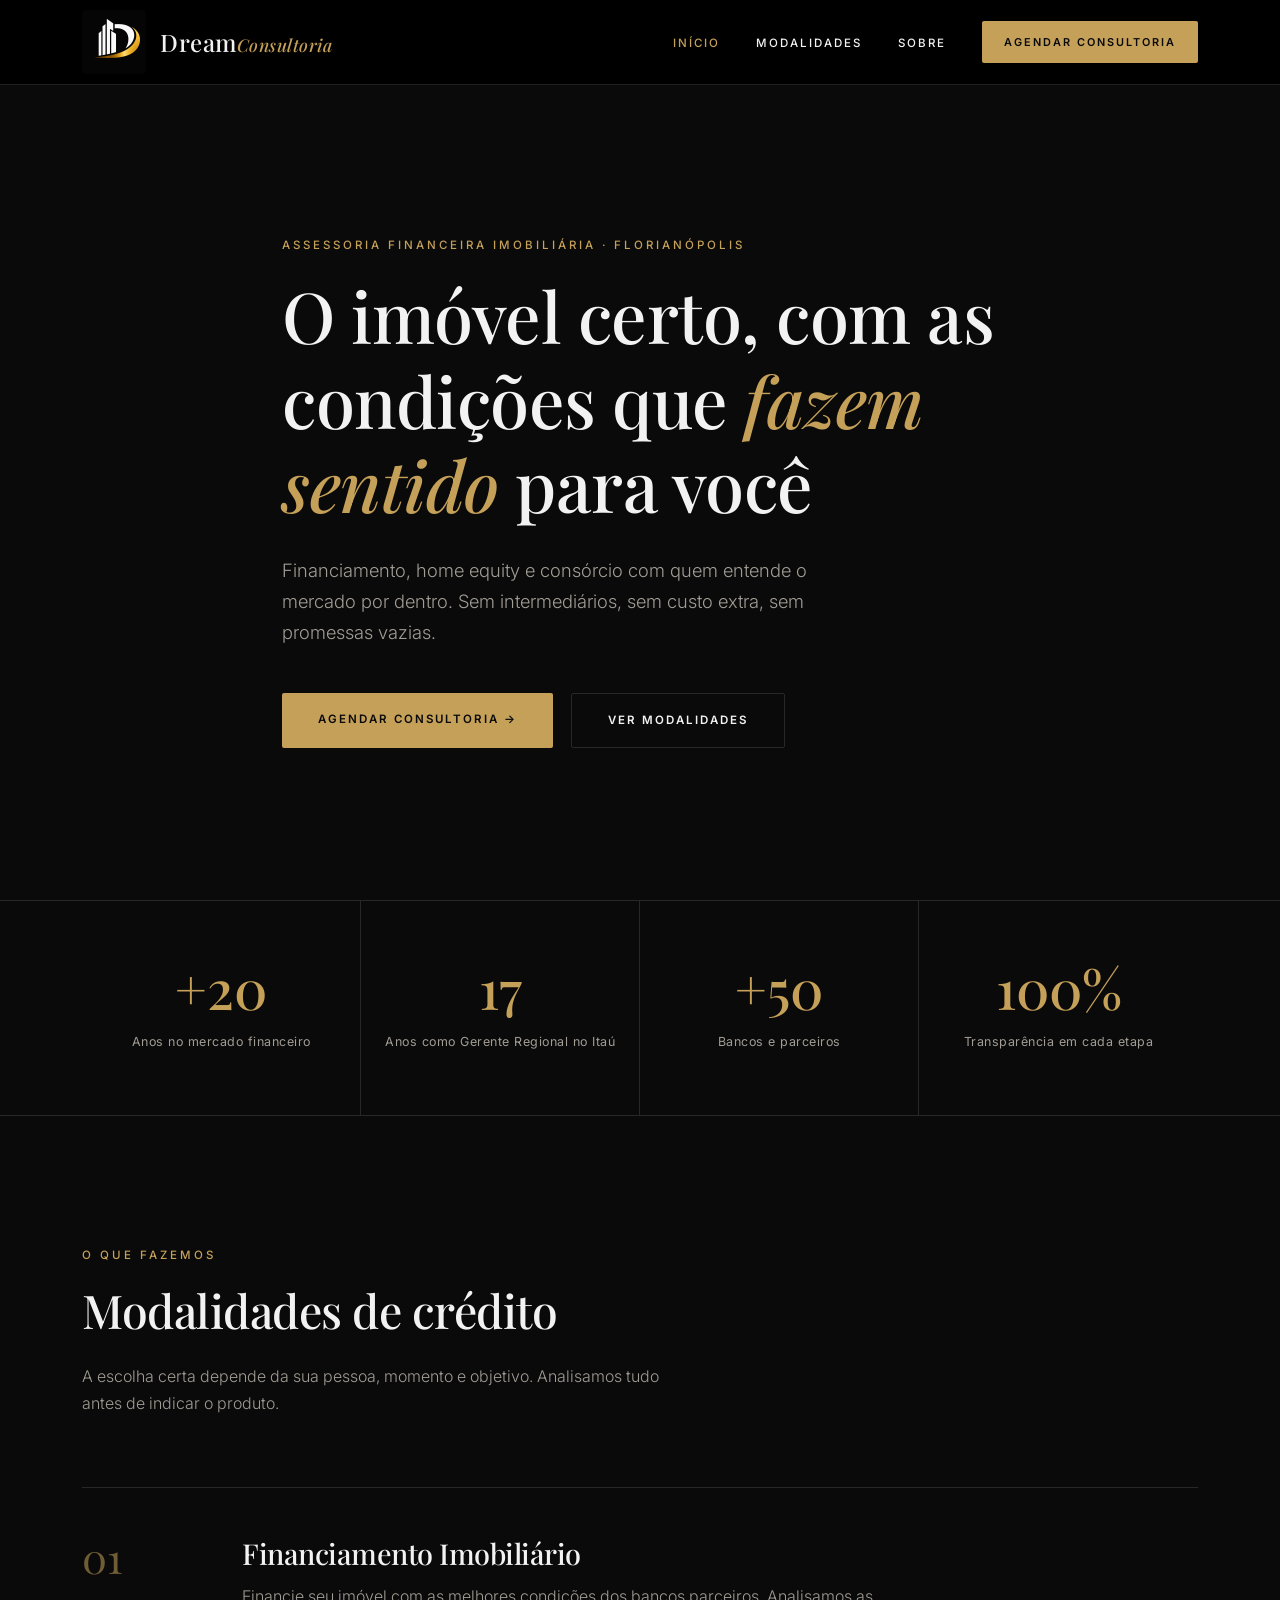
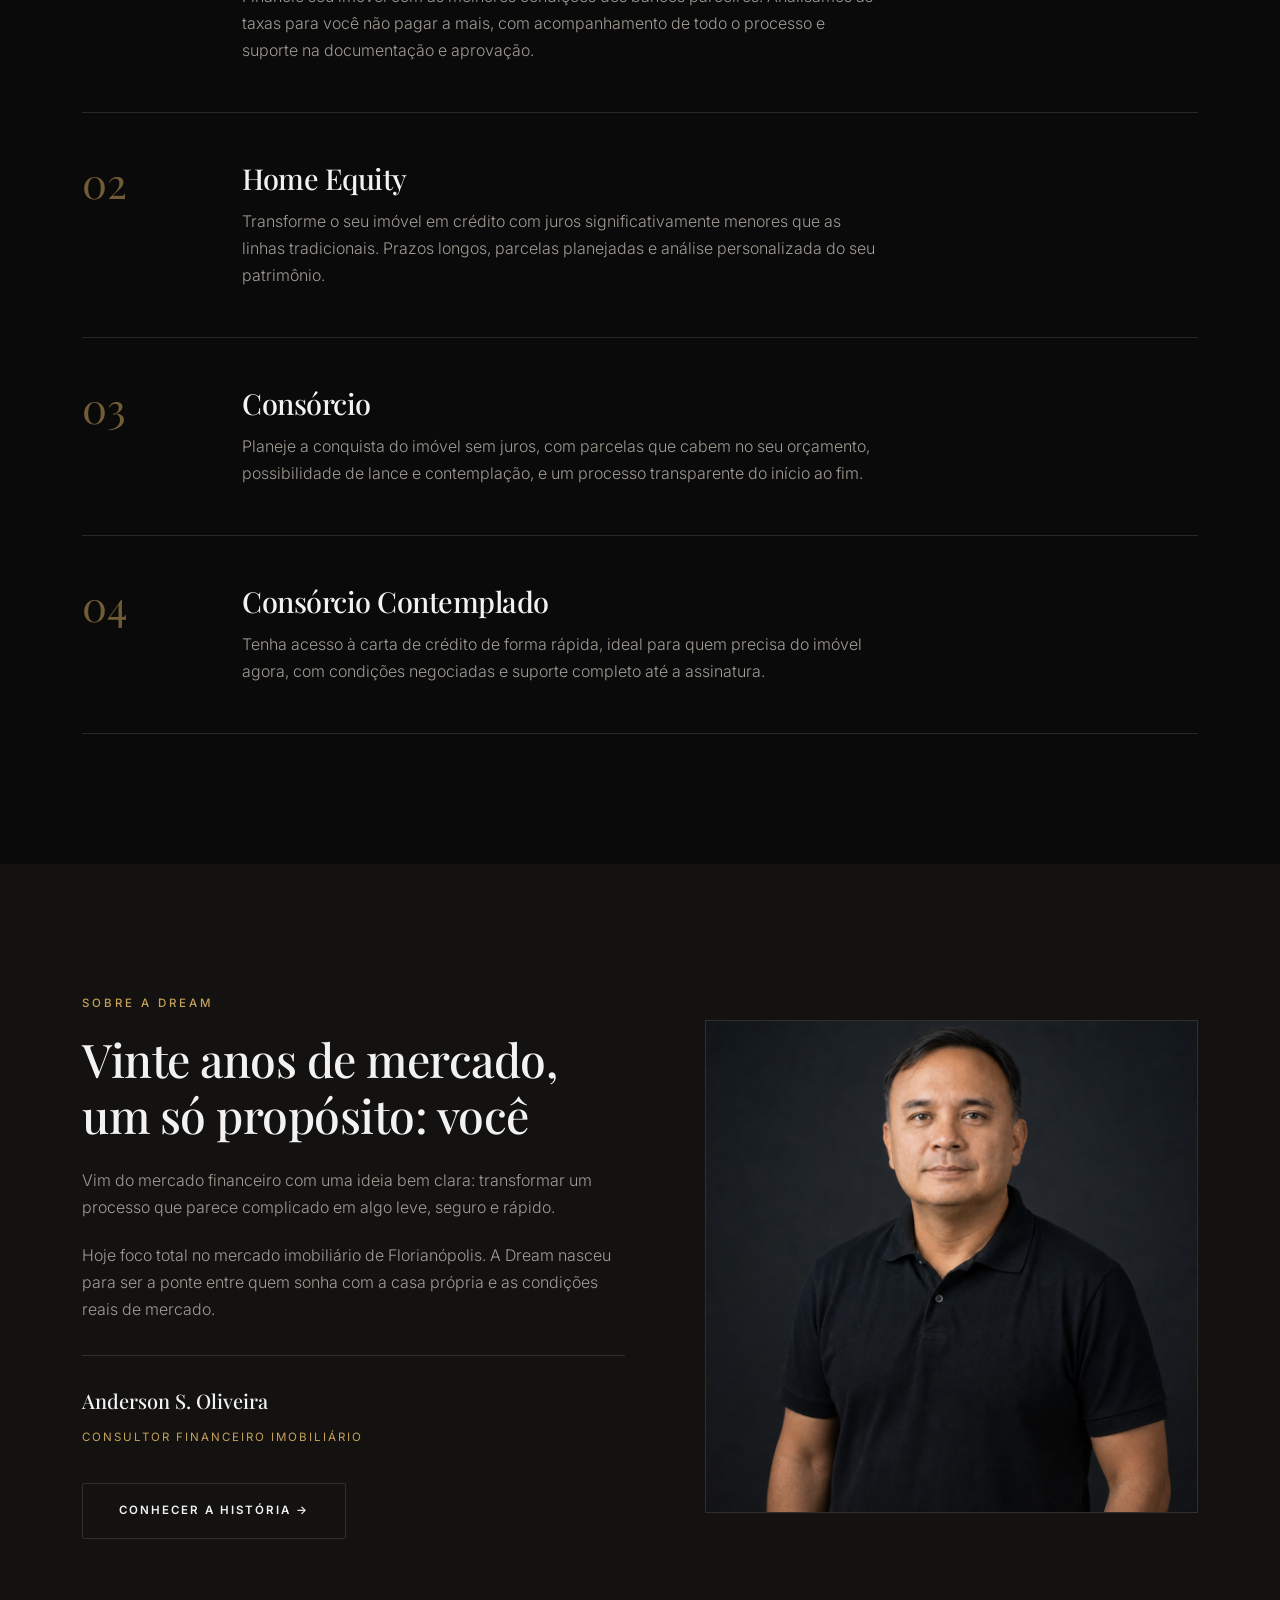
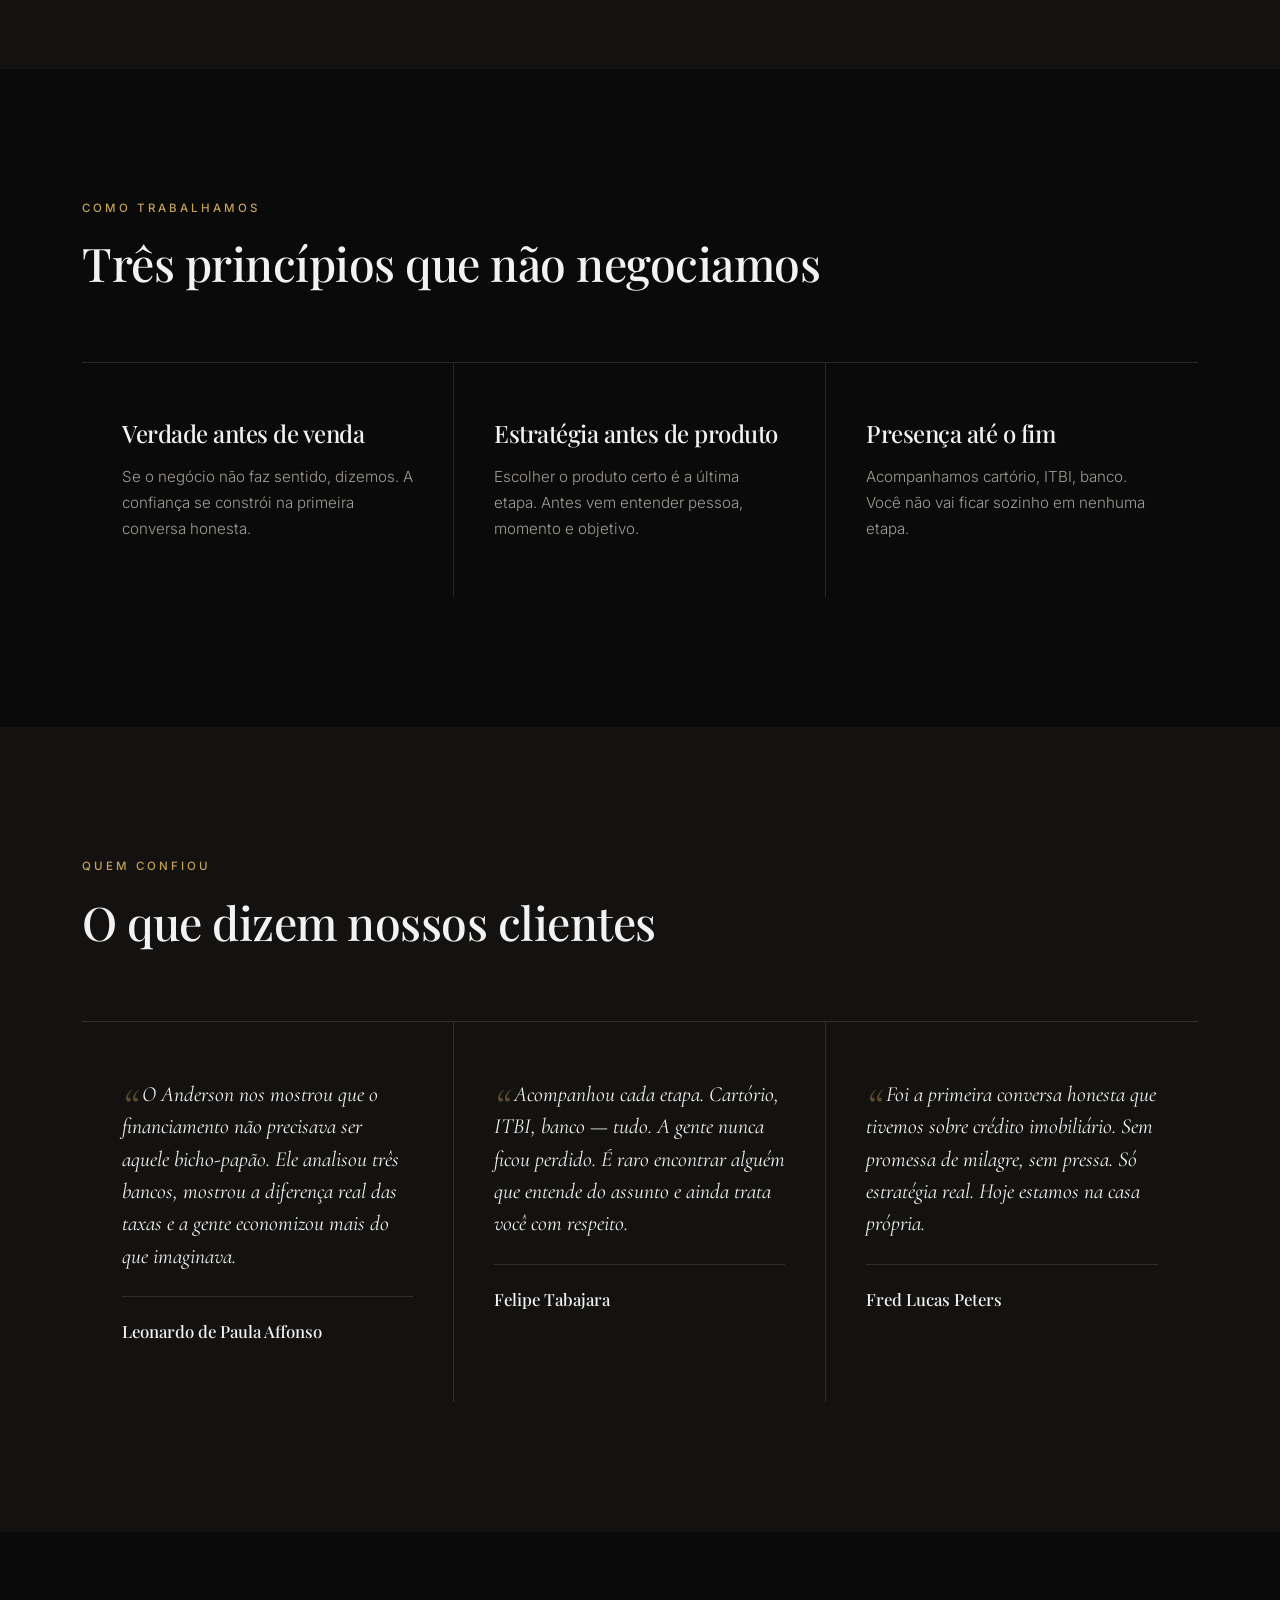
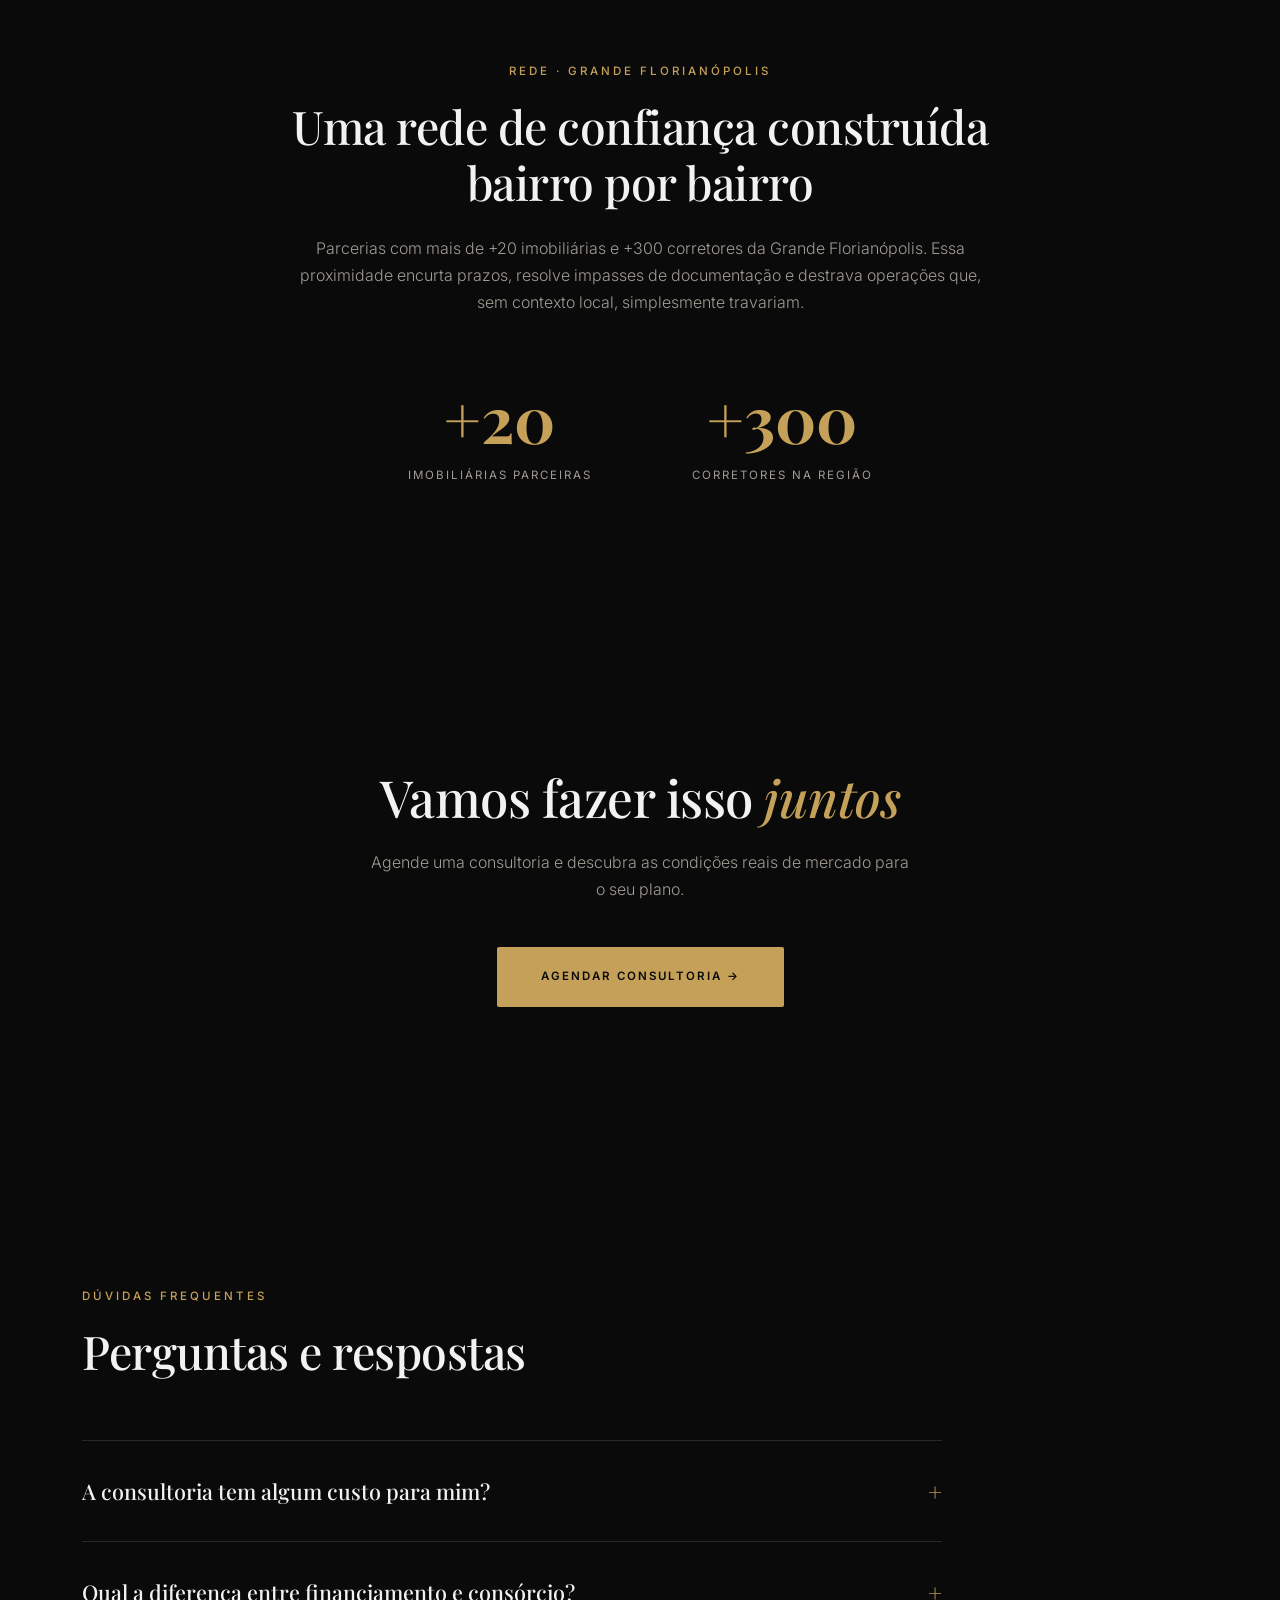
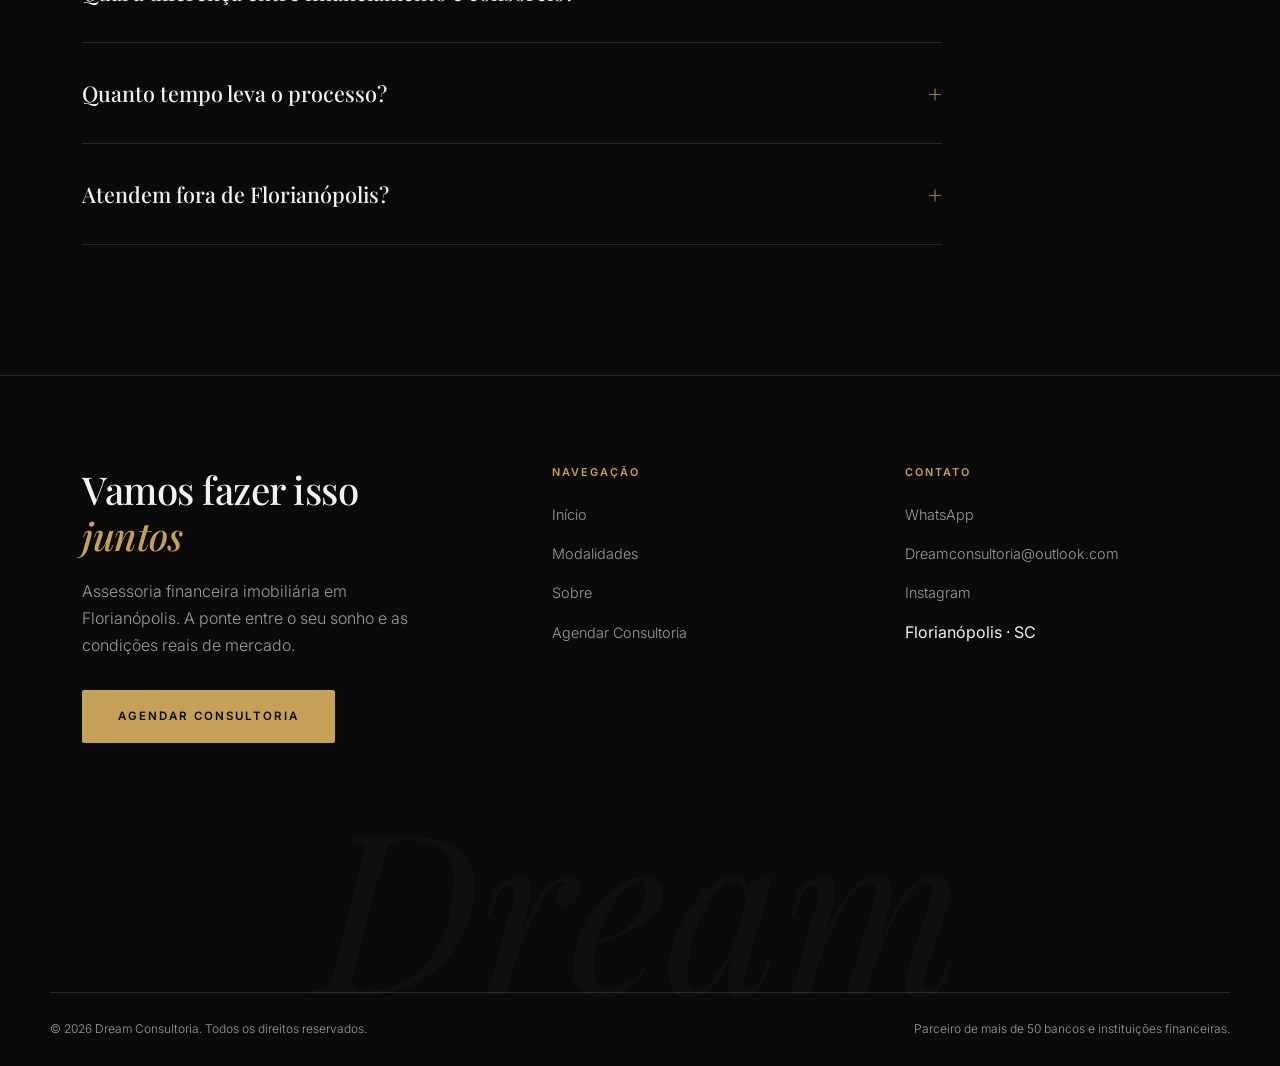
<file: index.html>
<!DOCTYPE html>
<html lang="pt-br">
<head>
    <meta name="facebook-domain-verification" content="vi1djsjwv1dfoh3papaoc2idmapt5t" />
    <meta charset="UTF-8">
    <meta name="viewport" content="width=device-width, initial-scale=1.0">
    <title>Dream Consultoria | Crédito Imobiliário em Florianópolis</title>
    <link rel="preconnect" href="https://fonts.googleapis.com">
    <link rel="preconnect" href="https://fonts.gstatic.com" crossorigin>
    <link href="https://fonts.googleapis.com/css2?family=Playfair+Display:ital,wght@0,400;0,500;0,600;1,400;1,500&family=Cormorant+Garamond:ital,wght@0,400;0,500;1,400;1,500&family=Inter:wght@300;400;500;600&display=swap" rel="stylesheet">
    <link rel="stylesheet" href="style.css">
</head>
<body>

    <header class="header" id="header">
        <div class="container header-inner">
            <a href="index.html" class="logo">
                <!-- 🖼️ NOVA LOGO (maior e centralizada no fundo preto) -->
                <img src="logodream.png" alt="Dream Consultoria">
                <span class="logo-text">Dream<span class="logo-gold">Consultoria</span></span>
            </a>
            <button class="menu-toggle" id="menuToggle" aria-label="Abrir menu">☰</button>
            <nav class="nav" id="nav">
                <ul class="nav-list">
                    <li><a href="index.html" class="active">Início</a></li>
                    <li><a href="modalidades.html">Modalidades</a></li>
                    <li><a href="sobre.html">Sobre</a></li>
                    <li><a href="agendar.html" class="btn btn-nav">Agendar Consultoria</a></li>
                </ul>
            </nav>
        </div>
    </header>

    <section class="hero">
        <div class="container hero-content">
            <span class="label">Assessoria Financeira Imobiliária · Florianópolis</span>
            <h1>O imóvel certo, com as condições que <em>fazem sentido</em> para você</h1>
            <p class="hero-sub">Financiamento, home equity e consórcio com quem entende o mercado por dentro. Sem intermediários, sem custo extra, sem promessas vazias.</p>
            <div class="hero-actions">
                <a href="agendar.html" class="btn">Agendar consultoria →</a>
                <a href="modalidades.html" class="btn btn-outline">Ver modalidades</a>
            </div>
        </div>
    </section>

    <section class="metrics">
        <div class="container">
            <div class="metrics-grid">
                <div class="metric"><strong>+20</strong><span>Anos no mercado financeiro</span></div>
                <div class="metric"><strong>17</strong><span>Anos como Gerente Regional no Itaú</span></div>
                <div class="metric"><strong>+50</strong><span>Bancos e parceiros</span></div>
                <div class="metric"><strong>100%</strong><span>Transparência em cada etapa</span></div>
            </div>
        </div>
    </section>

    <section class="section section-modalidades" id="modalidades">
        <div class="container">
            <span class="label">O que fazemos</span>
            <h2 class="section-title">Modalidades de crédito</h2>
            <p class="section-sub">A escolha certa depende da sua pessoa, momento e objetivo. Analisamos tudo antes de indicar o produto.</p>
            <div class="modalidades-lista">
                <div class="modalidade"><span class="num">01</span><div><h3>Financiamento Imobiliário</h3><p>Financie seu imóvel com as melhores condições dos bancos parceiros. Analisamos as taxas para você não pagar a mais, com acompanhamento de todo o processo e suporte na documentação e aprovação.</p></div></div>
                <div class="modalidade"><span class="num">02</span><div><h3>Home Equity</h3><p>Transforme o seu imóvel em crédito com juros significativamente menores que as linhas tradicionais. Prazos longos, parcelas planejadas e análise personalizada do seu patrimônio.</p></div></div>
                <div class="modalidade"><span class="num">03</span><div><h3>Consórcio</h3><p>Planeje a conquista do imóvel sem juros, com parcelas que cabem no seu orçamento, possibilidade de lance e contemplação, e um processo transparente do início ao fim.</p></div></div>
                <div class="modalidade"><span class="num">04</span><div><h3>Consórcio Contemplado</h3><p>Tenha acesso à carta de crédito de forma rápida, ideal para quem precisa do imóvel agora, com condições negociadas e suporte completo até a assinatura.</p></div></div>
            </div>
        </div>
    </section>

    <section class="section section-dark" id="sobre">
        <div class="container split">
            <div class="split-text">
                <span class="label">Sobre a Dream</span>
                <h2 class="section-title">Vinte anos de mercado, um só propósito: você</h2>
                <p>Vim do mercado financeiro com uma ideia bem clara: transformar um processo que parece complicado em algo leve, seguro e rápido.</p>
                <p>Hoje foco total no mercado imobiliário de Florianópolis. A Dream nasceu para ser a ponte entre quem sonha com a casa própria e as condições reais de mercado.</p>
                <div class="assinatura"><strong>Anderson S. Oliveira</strong><span>Consultor Financeiro Imobiliário</span></div>
                <a href="sobre.html" class="btn btn-outline" style="margin-top:34px;">Conhecer a história →</a>
            </div>
            <div class="split-image">
                <img src="anderson.S oliveira.png" alt="Anderson S. Oliveira">
            </div>
        </div>
    </section>

    <section class="section">
        <div class="container">
            <span class="label">Como trabalhamos</span>
            <h2 class="section-title" style="margin-bottom:70px;">Três princípios que não negociamos</h2>
            <div class="principios">
                <div class="principio"><h3>Verdade antes de venda</h3><p>Se o negócio não faz sentido, dizemos. A confiança se constrói na primeira conversa honesta.</p></div>
                <div class="principio"><h3>Estratégia antes de produto</h3><p>Escolher o produto certo é a última etapa. Antes vem entender pessoa, momento e objetivo.</p></div>
                <div class="principio"><h3>Presença até o fim</h3><p>Acompanhamos cartório, ITBI, banco. Você não vai ficar sozinho em nenhuma etapa.</p></div>
            </div>
        </div>
    </section>

    <section class="section section-dark">
        <div class="container">
            <span class="label">Quem confiou</span>
            <h2 class="section-title" style="margin-bottom:70px;">O que dizem nossos clientes</h2>
            <div class="depoimentos-grid">
                <div class="depoimento"><p class="depoimento-texto">O Anderson nos mostrou que o financiamento não precisava ser aquele bicho-papão. Ele analisou três bancos, mostrou a diferença real das taxas e a gente economizou mais do que imaginava.</p><div class="depoimento-autor"><strong>Leonardo de Paula Affonso</strong><span></span></div></div>
                <div class="depoimento"><p class="depoimento-texto">Acompanhou cada etapa. Cartório, ITBI, banco — tudo. A gente nunca ficou perdido. É raro encontrar alguém que entende do assunto e ainda trata você com respeito.</p><div class="depoimento-autor"><strong>Felipe Tabajara</strong><span></span></div></div>
                <div class="depoimento"><p class="depoimento-texto">Foi a primeira conversa honesta que tivemos sobre crédito imobiliário. Sem promessa de milagre, sem pressa. Só estratégia real. Hoje estamos na casa própria.</p><div class="depoimento-autor"><strong>Fred Lucas Peters</strong><span></span></div></div>
            </div>
        </div>
    </section>

    <section class="section rede">
        <div class="container">
            <span class="label">Rede · Grande Florianópolis</span>
            <h2 class="section-title">Uma rede de confiança construída bairro por bairro</h2>
            <p>Parcerias com mais de +20 imobiliárias e +300 corretores da Grande Florianópolis. Essa proximidade encurta prazos, resolve impasses de documentação e destrava operações que, sem contexto local, simplesmente travariam.</p>
            <div class="rede-numeros">
                <div class="rede-numero"><strong>+20</strong><span>Imobiliárias parceiras</span></div>
                <div class="rede-numero"><strong>+300</strong><span>Corretores na região</span></div>
            </div>
        </div>
    </section>

    <section class="cta">
        <div class="container">
            <h2>Vamos fazer isso <em>juntos</em></h2>
            <p>Agende uma consultoria e descubra as condições reais de mercado para o seu plano.</p>
            <a href="agendar.html" class="btn btn-lg">Agendar consultoria →</a>
        </div>
    </section>

    <section class="section">
        <div class="container">
            <span class="label">Dúvidas frequentes</span>
            <h2 class="section-title" style="margin-bottom:60px;">Perguntas e respostas</h2>
            <div class="faq-lista">
                <div class="faq-item"><button class="faq-pergunta">A consultoria tem algum custo para mim?<span class="faq-icon">+</span></button><div class="faq-resposta"><p>Não. A Dream é remunerada pelos bancos e parceiros. Para você, a assessoria é totalmente gratuita e sem custo extra.</p></div></div>
                <div class="faq-item"><button class="faq-pergunta">Qual a diferença entre financiamento e consórcio?<span class="faq-icon">+</span></button><div class="faq-resposta"><p># No Financiamento você consegue adquirir o imóvel rapidamente, você dá uma entrada de no mínimo 20%, financia o saldo e o processo leva de 30 a 60 dias de acordo com a documentação do imóvel, compradores e vendedores. No financiamento você paga juros em torno de 12% ao ano.
#No Consórcio temos:
         - Cartas contempladas - trabalhamos com dezenas de administradoras. Ela funcionariam como o Financiamento levando de 30 a 60 dias, mas precisaria comprar as cartas. O % para a compra das cartas varia de 35 a 50% de acordo com o volume de parcelas pagas, prazo, valor de parcela e saldo devedor. Apesar de ter que comprar a carta, você não paga juros, apenas uma correção das parcelas pelo INCC a cada 12 meses.
        - Cartas a contemplar - trabalhamos com diversas administradoras, temos planos em formação e em andamento com desconto de 50% da parcela até a contemplação, maneiras de acelerar muito a contemplação através de Lances Fixos, Lance Fidelidade, Lance Embutido e Lance Livres. Para que possamos analisar a melhor carta e grupo para você, analisamos as condições financeiras e expectativas de contemplação que o cliente possui.</p></div></div>
                <div class="faq-item"><button class="faq-pergunta">Quanto tempo leva o processo?<span class="faq-icon">+</span></button><div class="faq-resposta"><p>Depende da modalidade e da documentação, mas nossa rede local acelera prazos e resolve impasses rapidamente.</p></div></div>
                <div class="faq-item"><button class="faq-pergunta">Atendem fora de Florianópolis?<span class="faq-icon">+</span></button><div class="faq-resposta"><p>Nosso foco é a Grande Florianópolis, mas podemos avaliar casos de outras regiões conforme a parceria disponível.</p></div></div>
            </div>
        </div>
    </section>

    <footer class="footer">
        <div class="container footer-grid">
            <div class="footer-brand"><h2>Vamos fazer isso <em>juntos</em></h2><p>Assessoria financeira imobiliária em Florianópolis. A ponte entre o seu sonho e as condições reais de mercado.</p>
<a href="https://wa.me/5544991123004?text=Ol%C3%A1!%20Quero%20agendar%20uma%20consultoria%20gratuita%20com%20a%20Dream%20Consultoria."
   class="btn btn-gold"
   target="_blank"
   rel="noopener">
  Agendar Consultoria
</a></div>
            <div class="footer-col"><h4>Navegação</h4><ul><li><a href="index.html">Início</a></li><li><a href="modalidades.html">Modalidades</a></li><li><a href="sobre.html">Sobre</a></li><li><a href="agendar.html">Agendar Consultoria</a></li></ul></div>
            <div class="footer-col"><h4>Contato</h4><ul><li><a href="https://wa.me/5544991123004" target="_blank">WhatsApp</a></li><li><a href="mailto:Dreamconsultoria@outlook.com">Dreamconsultoria@outlook.com</a></li><li><a href="https://www.instagram.com/dream.consultoria/" target="_blank">Instagram</a></li><li>Florianópolis · SC</li></ul></div>
        </div>
        <div class="footer-marca">Dream</div>
        <div class="container footer-bottom"><p>© 2026 Dream Consultoria. Todos os direitos reservados.</p><p>Parceiro de mais de 50 bancos e instituições financeiras.</p></div>
    </footer>

    <script src="script.js"></script>
</body>
</html>
</file>
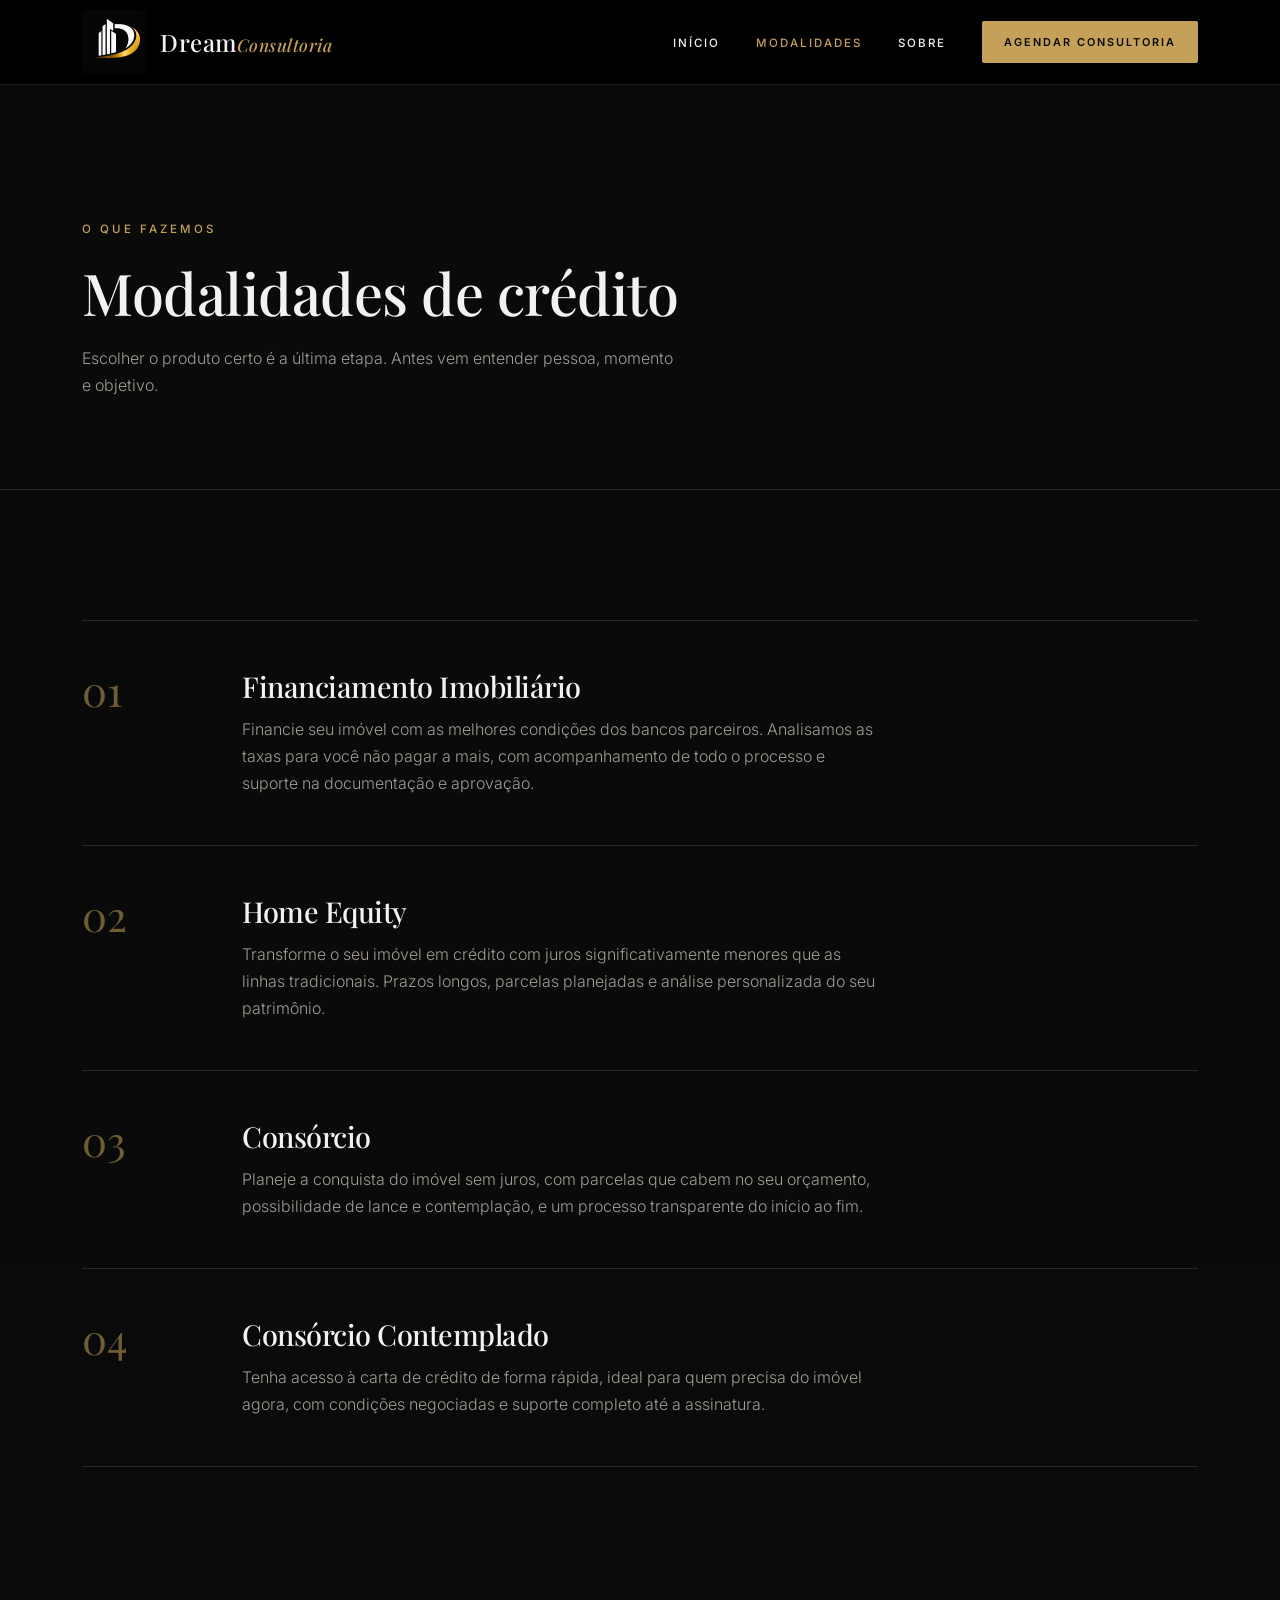
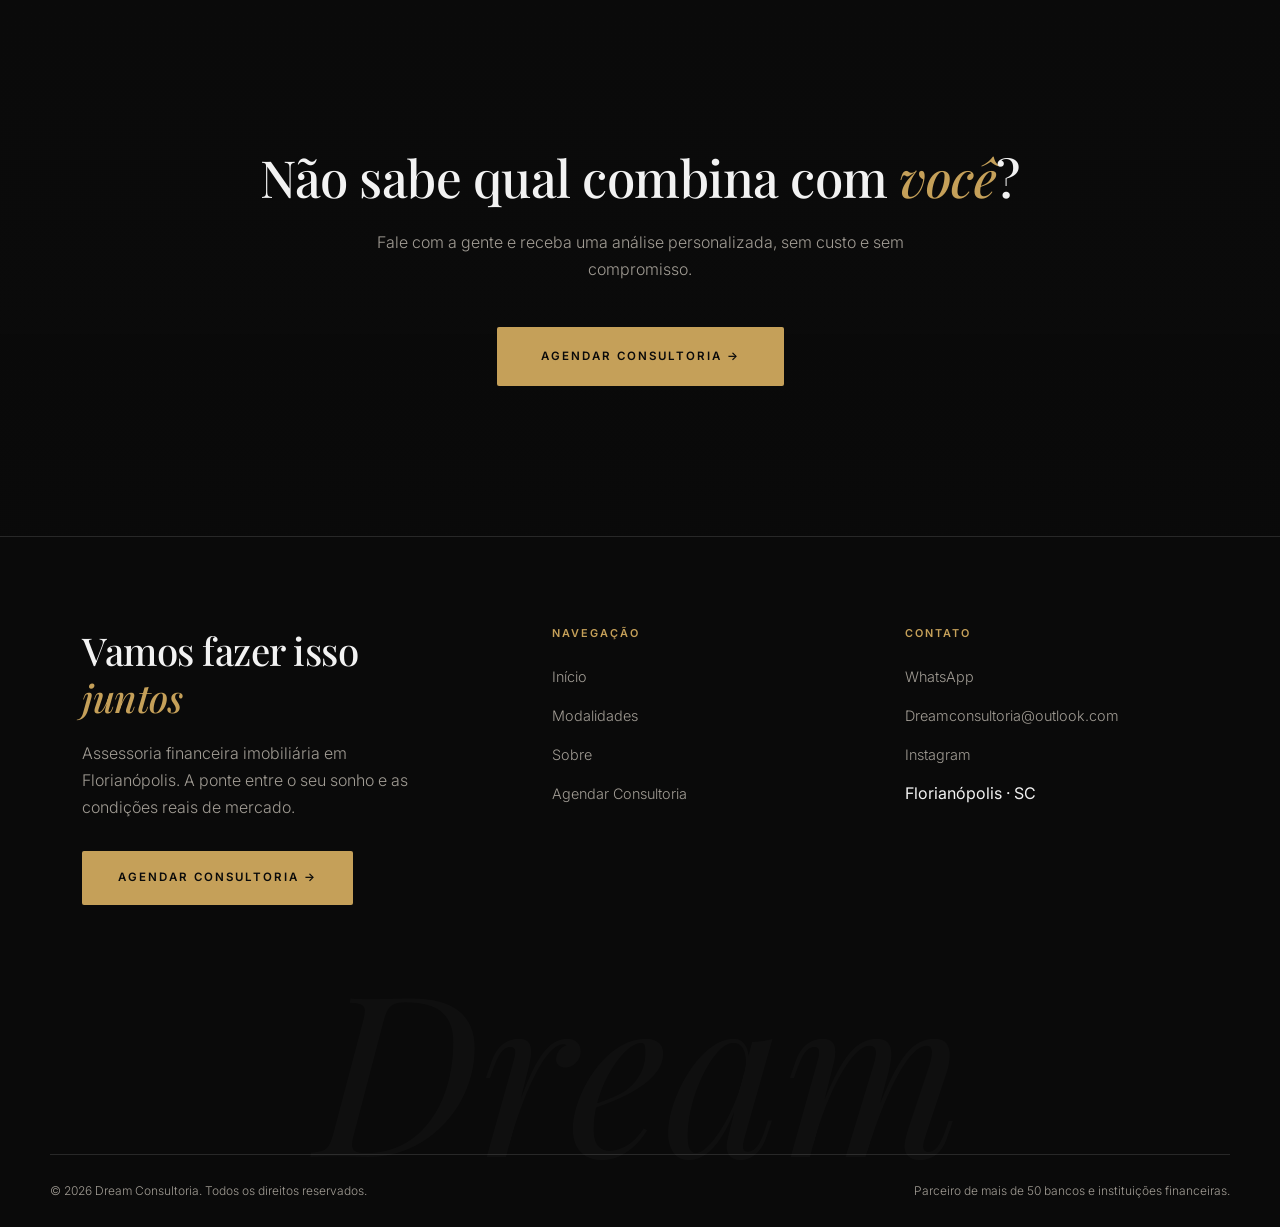
<file: modalidades.html>
<!DOCTYPE html>
<html lang="pt-br">
<head>
    <meta charset="UTF-8">
    <meta name="viewport" content="width=device-width, initial-scale=1.0">
    <title>Modalidades | Dream Consultoria</title>
    <link rel="preconnect" href="https://fonts.googleapis.com">
    <link rel="preconnect" href="https://fonts.gstatic.com" crossorigin>
    <link href="https://fonts.googleapis.com/css2?family=Playfair+Display:ital,wght@0,400;0,500;0,600;1,400;1,500&family=Cormorant+Garamond:ital,wght@0,400;0,500;1,400;1,500&family=Inter:wght@300;400;500;600&display=swap" rel="stylesheet">
    <link rel="stylesheet" href="style.css">
</head>
<body>

    <header class="header" id="header">
        <div class="container header-inner">
            <a href="index.html" class="logo">
                <img src="logodream.png" alt="Dream Consultoria">
                <span class="logo-text">Dream<span class="logo-gold">Consultoria</span></span>
            </a>
            <button class="menu-toggle" id="menuToggle" aria-label="Abrir menu">☰</button>
            <nav class="nav" id="nav">
                <ul class="nav-list">
                    <li><a href="index.html">Início</a></li>
                    <li><a href="modalidades.html" class="active">Modalidades</a></li>
                    <li><a href="sobre.html">Sobre</a></li>
                    <li><a href="agendar.html" class="btn btn-nav">Agendar Consultoria</a></li>
                </ul>
            </nav>
        </div>
    </header>

    <section class="page-hero">
        <div class="container"><span class="label">O que fazemos</span><h1>Modalidades de crédito</h1><p>Escolher o produto certo é a última etapa. Antes vem entender pessoa, momento e objetivo.</p></div>
    </section>

    <section class="section section-modalidades">
        <div class="container">
            <div class="modalidades-lista">
                <div class="modalidade"><span class="num">01</span><div><h3>Financiamento Imobiliário</h3><p>Financie seu imóvel com as melhores condições dos bancos parceiros. Analisamos as taxas para você não pagar a mais, com acompanhamento de todo o processo e suporte na documentação e aprovação.</p></div></div>
                <div class="modalidade"><span class="num">02</span><div><h3>Home Equity</h3><p>Transforme o seu imóvel em crédito com juros significativamente menores que as linhas tradicionais. Prazos longos, parcelas planejadas e análise personalizada do seu patrimônio.</p></div></div>
                <div class="modalidade"><span class="num">03</span><div><h3>Consórcio</h3><p>Planeje a conquista do imóvel sem juros, com parcelas que cabem no seu orçamento, possibilidade de lance e contemplação, e um processo transparente do início ao fim.</p></div></div>
                <div class="modalidade"><span class="num">04</span><div><h3>Consórcio Contemplado</h3><p>Tenha acesso à carta de crédito de forma rápida, ideal para quem precisa do imóvel agora, com condições negociadas e suporte completo até a assinatura.</p></div></div>
            </div>
        </div>
    </section>

    <section class="cta">
        <div class="container"><h2>Não sabe qual combina com <em>você</em>?</h2><p>Fale com a gente e receba uma análise personalizada, sem custo e sem compromisso.</p><a href="agendar.html" class="btn btn-lg">Agendar consultoria →</a></div>
    </section>

    <footer class="footer">
        <div class="container footer-grid">
            <div class="footer-brand"><h2>Vamos fazer isso <em>juntos</em></h2><p>Assessoria financeira imobiliária em Florianópolis. A ponte entre o seu sonho e as condições reais de mercado.</p><a href="agendar.html" class="btn">Agendar consultoria →</a></div>
            <div class="footer-col"><h4>Navegação</h4><ul><li><a href="index.html">Início</a></li><li><a href="modalidades.html">Modalidades</a></li><li><a href="sobre.html">Sobre</a></li><li><a href="agendar.html">Agendar Consultoria</a></li></ul></div>
            <div class="footer-col"><h4>Contato</h4><ul><li><a href="https://wa.me/5544991123004" target="_blank">WhatsApp</a></li><li><a href="mailto:Dreamconsultoria@outlook.com">Dreamconsultoria@outlook.com</a></li><li><a href="https://www.instagram.com/dream.consultoria/" target="_blank">Instagram</a></li><li>Florianópolis · SC</li></ul></div>
        </div>
        <div class="footer-marca">Dream</div>
        <div class="container footer-bottom"><p>© 2026 Dream Consultoria. Todos os direitos reservados.</p><p>Parceiro de mais de 50 bancos e instituições financeiras.</p></div>
    </footer>

    <script src="script.js"></script>
</body>
</html>
</file>
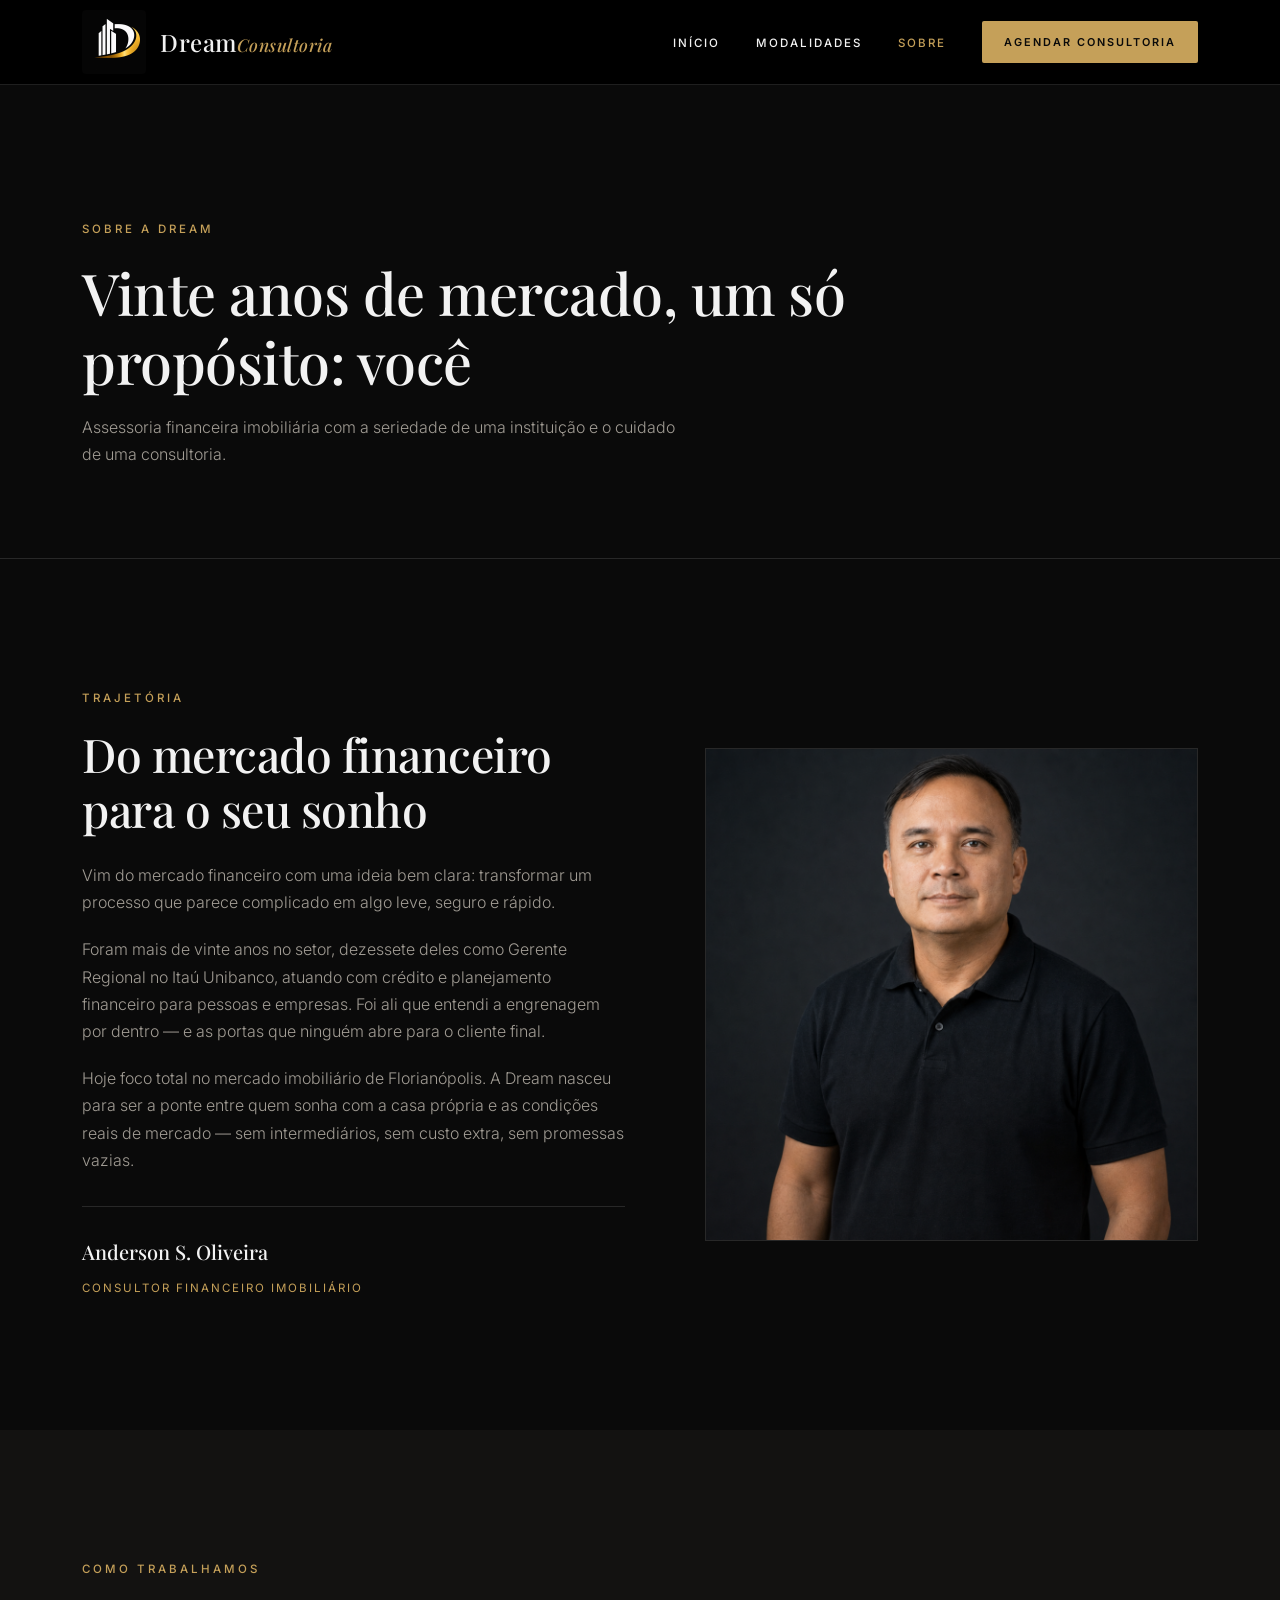
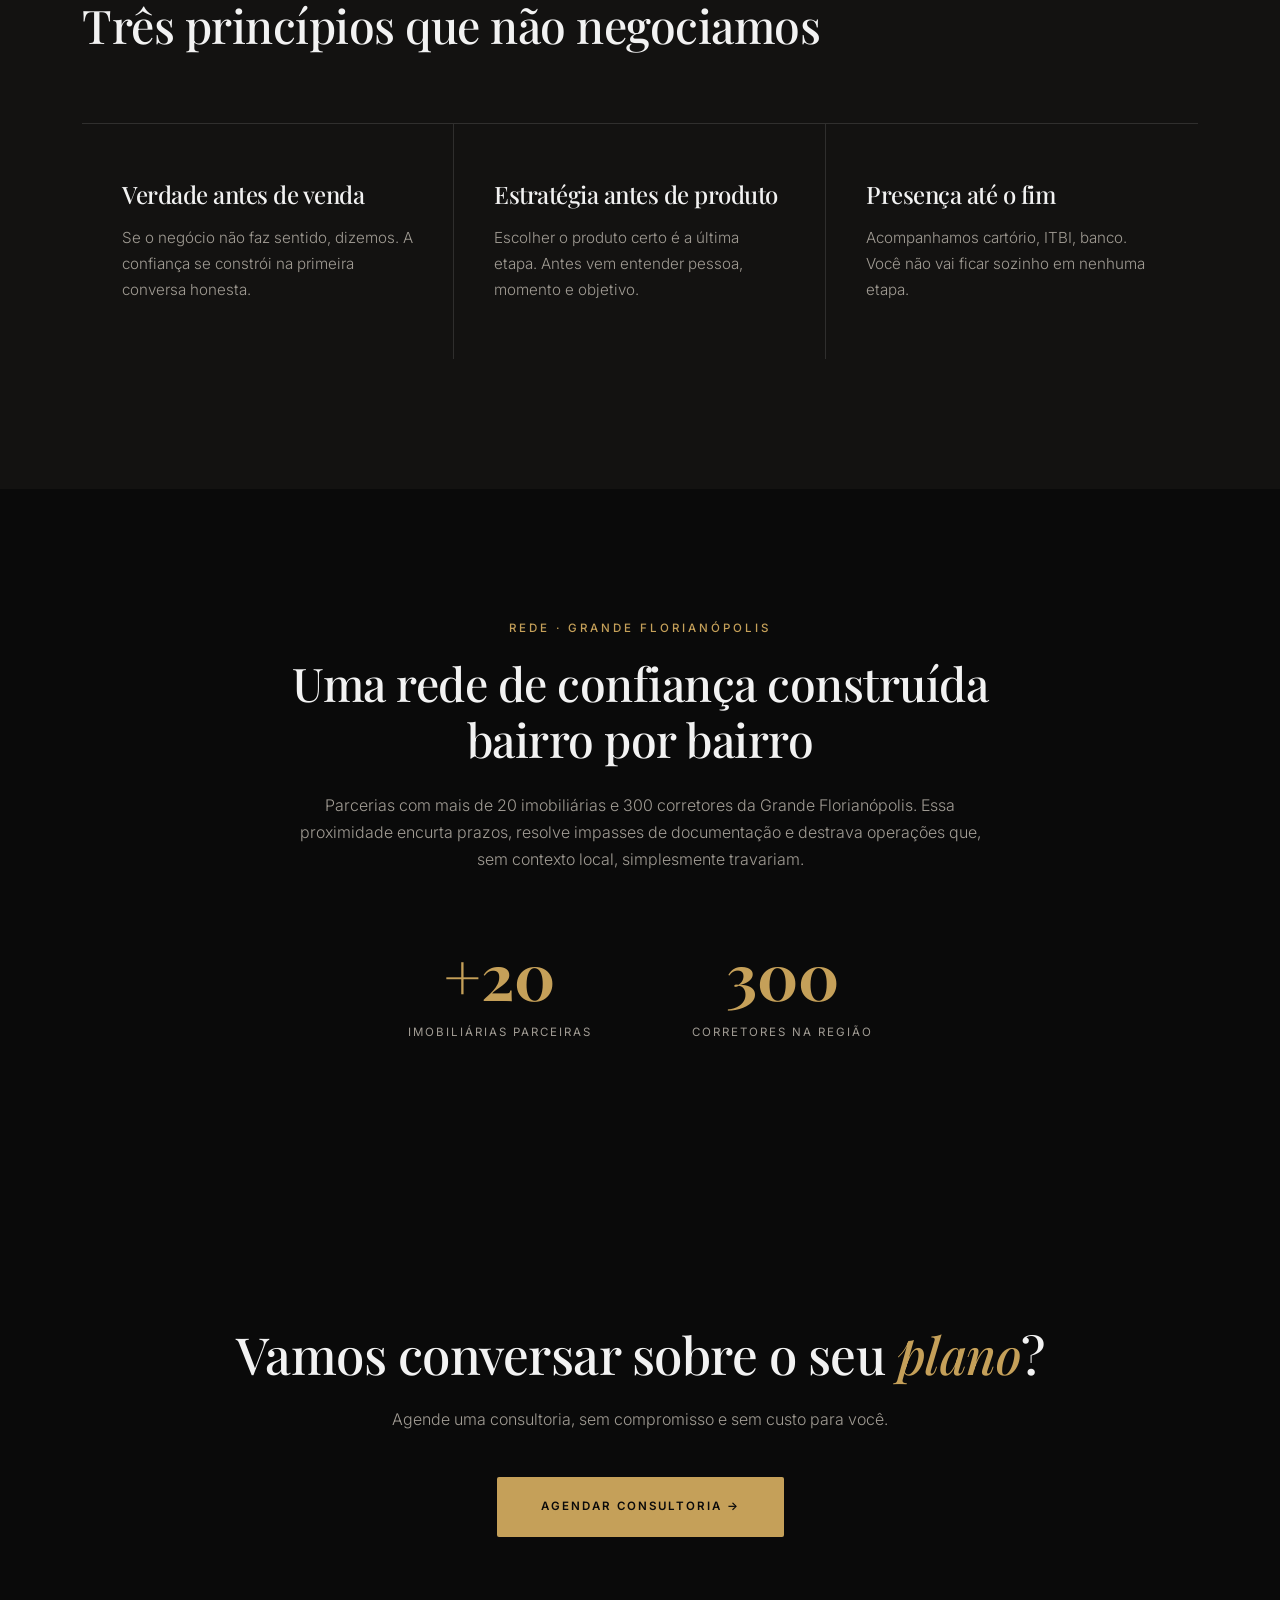
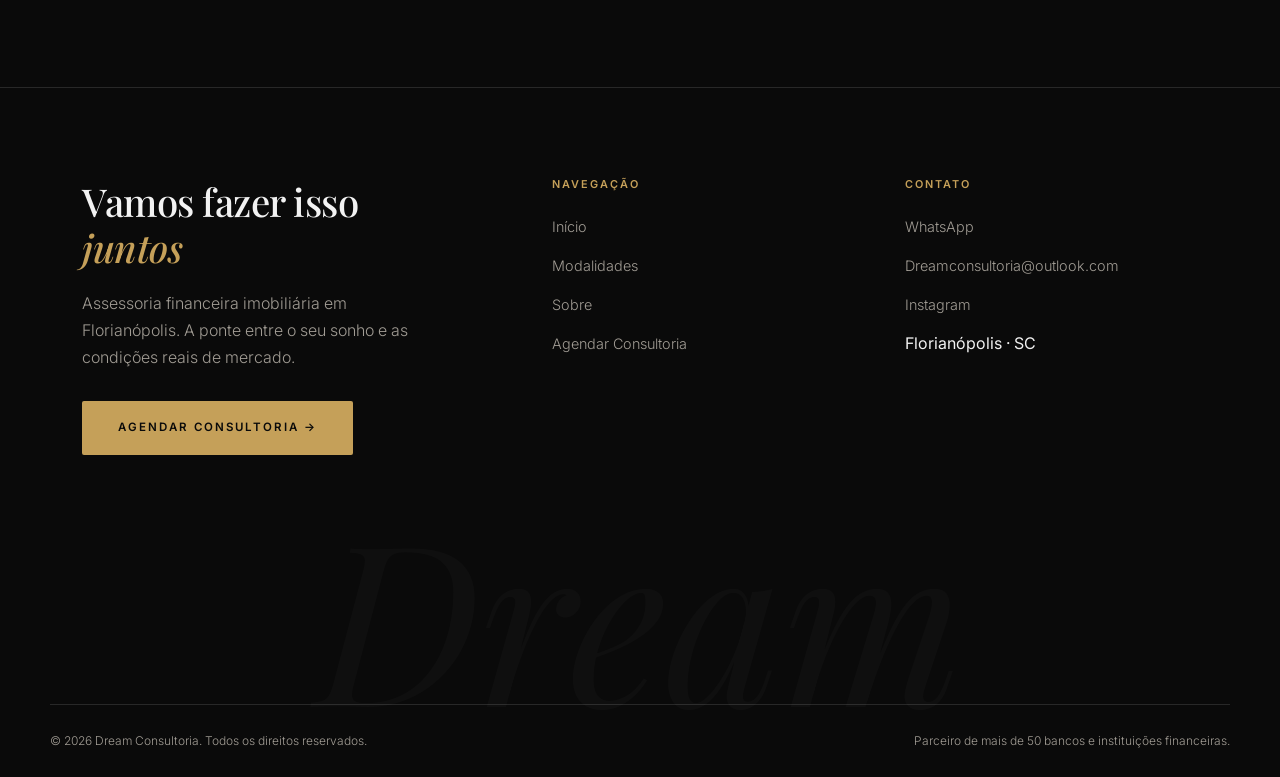
<file: sobre.html>
<!DOCTYPE html>
<html lang="pt-br">
<head>
    <meta charset="UTF-8">
    <meta name="viewport" content="width=device-width, initial-scale=1.0">
    <title>Sobre | Dream Consultoria</title>
    <link rel="preconnect" href="https://fonts.googleapis.com">
    <link rel="preconnect" href="https://fonts.gstatic.com" crossorigin>
    <link href="https://fonts.googleapis.com/css2?family=Playfair+Display:ital,wght@0,400;0,500;0,600;1,400;1,500&family=Cormorant+Garamond:ital,wght@0,400;0,500;1,400;1,500&family=Inter:wght@300;400;500;600&display=swap" rel="stylesheet">
    <link rel="stylesheet" href="style.css">
</head>
<body>

    <header class="header" id="header">
        <div class="container header-inner">
            <a href="index.html" class="logo">
                <img src="logodream.png" alt="Dream Consultoria">
                <span class="logo-text">Dream<span class="logo-gold">Consultoria</span></span>
            </a>
            <button class="menu-toggle" id="menuToggle" aria-label="Abrir menu">☰</button>
            <nav class="nav" id="nav">
                <ul class="nav-list">
                    <li><a href="index.html">Início</a></li>
                    <li><a href="modalidades.html">Modalidades</a></li>
                    <li><a href="sobre.html" class="active">Sobre</a></li>
                    <li><a href="agendar.html" class="btn btn-nav">Agendar Consultoria</a></li>
                </ul>
            </nav>
        </div>
    </header>

    <section class="page-hero">
        <div class="container"><span class="label">Sobre a Dream</span><h1>Vinte anos de mercado, um só propósito: você</h1><p>Assessoria financeira imobiliária com a seriedade de uma instituição e o cuidado de uma consultoria.</p></div>
    </section>

    <section class="section">
        <div class="container split">
            <div class="split-text">
                <span class="label">Trajetória</span>
                <h2 class="section-title">Do mercado financeiro para o seu sonho</h2>
                <p>Vim do mercado financeiro com uma ideia bem clara: transformar um processo que parece complicado em algo leve, seguro e rápido.</p>
                <p>Foram mais de vinte anos no setor, dezessete deles como Gerente Regional no Itaú Unibanco, atuando com crédito e planejamento financeiro para pessoas e empresas. Foi ali que entendi a engrenagem por dentro — e as portas que ninguém abre para o cliente final.</p>
                <p>Hoje foco total no mercado imobiliário de Florianópolis. A Dream nasceu para ser a ponte entre quem sonha com a casa própria e as condições reais de mercado — sem intermediários, sem custo extra, sem promessas vazias.</p>
                <div class="assinatura"><strong>Anderson S. Oliveira</strong><span>Consultor Financeiro Imobiliário</span></div>
            </div>
            <div class="split-image">
                <img src="anderson.S oliveira.png" alt="Anderson S. Oliveira">
            </div>
        </div>
    </section>

    <section class="section section-dark">
        <div class="container">
            <span class="label">Como trabalhamos</span>
            <h2 class="section-title" style="margin-bottom:70px;">Três princípios que não negociamos</h2>
            <div class="principios">
                <div class="principio"><h3>Verdade antes de venda</h3><p>Se o negócio não faz sentido, dizemos. A confiança se constrói na primeira conversa honesta.</p></div>
                <div class="principio"><h3>Estratégia antes de produto</h3><p>Escolher o produto certo é a última etapa. Antes vem entender pessoa, momento e objetivo.</p></div>
                <div class="principio"><h3>Presença até o fim</h3><p>Acompanhamos cartório, ITBI, banco. Você não vai ficar sozinho em nenhuma etapa.</p></div>
            </div>
        </div>
    </section>

    <section class="section rede">
        <div class="container">
            <span class="label">Rede · Grande Florianópolis</span>
            <h2 class="section-title">Uma rede de confiança construída bairro por bairro</h2>
            <p>Parcerias com mais de 20 imobiliárias e 300 corretores da Grande Florianópolis. Essa proximidade encurta prazos, resolve impasses de documentação e destrava operações que, sem contexto local, simplesmente travariam.</p>
            <div class="rede-numeros">
                <div class="rede-numero"><strong>+20</strong><span>Imobiliárias parceiras</span></div>
                <div class="rede-numero"><strong>300</strong><span>Corretores na região</span></div>
            </div>
        </div>
    </section>

    <section class="cta">
        <div class="container"><h2>Vamos conversar sobre o seu <em>plano</em>?</h2><p>Agende uma consultoria, sem compromisso e sem custo para você.</p><a href="agendar.html" class="btn btn-lg">Agendar consultoria →</a></div>
    </section>

    <footer class="footer">
        <div class="container footer-grid">
            <div class="footer-brand"><h2>Vamos fazer isso <em>juntos</em></h2><p>Assessoria financeira imobiliária em Florianópolis. A ponte entre o seu sonho e as condições reais de mercado.</p><a href="agendar.html" class="btn">Agendar consultoria →</a></div>
            <div class="footer-col"><h4>Navegação</h4><ul><li><a href="index.html">Início</a></li><li><a href="modalidades.html">Modalidades</a></li><li><a href="sobre.html">Sobre</a></li><li><a href="agendar.html">Agendar Consultoria</a></li></ul></div>
            <div class="footer-col"><h4>Contato</h4><ul><li><a href="https://wa.me/5544991123004" target="_blank">WhatsApp</a></li><li><a href="mailto:Dreamconsultoria@outlook.com">Dreamconsultoria@outlook.com</a></li><li><a href="https://www.instagram.com/dream.consultoria/" target="_blank">Instagram</a></li><li>Florianópolis · SC</li></ul></div>
        </div>
        <div class="footer-marca">Dream</div>
        <div class="container footer-bottom"><p>© 2026 Dream Consultoria. Todos os direitos reservados.</p><p>Parceiro de mais de 50 bancos e instituições financeiras.</p></div>
    </footer>

    <script src="script.js"></script>
</body>
</html>
</file>
<file: style.css>
/* ============================================
   DREAM CONSULTORIA - ESTILO PRINCIPAL (v7)
   ============================================ */
:root {
    --bg: #0a0a0a;
    --bg-soft: #131211;
    --gold: #c5a059;
    --gold-dark: #a8823f;
    --text: #f2f2f2;
    --muted: #a19c94;
    --line: rgba(255, 255, 255, 0.12);

    --img-hero: url('https://generated-images.adapta.one/anderoliveira%40hotmail.com/01a053db-e551-733a-9391-f89706670011/2026-09-11T15-51-27-895Z_Original_user_intent_Cinematic_aerial_photograph.png');
    --img-cta: url('https://generated-images.adapta.one/anderoliveira%40hotmail.com/01a053db-e551-733a-9391-f89706670011/2026-09-11T15-51-56-923Z_Original_user_intent_Modern_luxury_architecture_i.png');
    --img-modalidades: url('https://generated-images.adapta.one/anderoliveira%40hotmail.com/01a053db-e551-733a-9391-f89706670011/2026-09-11T18-18-37-203Z_Original_user_intent_Luxury_real_estate_photograp.png');
}

* { margin: 0; padding: 0; box-sizing: border-box; }
html { scroll-behavior: smooth; }
body { font-family: 'Inter', sans-serif; background: var(--bg); color: var(--text); line-height: 1.7; -webkit-font-smoothing: antialiased; }
.container { max-width: 1180px; margin: 0 auto; padding: 0 32px; }

h1, h2, h3, h4 { font-family: 'Playfair Display', serif; font-weight: 500; line-height: 1.2; letter-spacing: -0.5px; }
.label { display: block; font-family: 'Inter', sans-serif; font-size: 0.72rem; font-weight: 500; letter-spacing: 3px; text-transform: uppercase; color: var(--gold); margin-bottom: 18px; }
em { font-style: italic; color: var(--gold); }

/* HEADER */
.header { position: fixed; top: 0; left: 0; width: 100%; z-index: 100; background: rgba(0,0,0,0.92); backdrop-filter: blur(10px); -webkit-backdrop-filter: blur(10px); border-bottom: 1px solid var(--line); }
.header-inner { display: flex; align-items: center; justify-content: space-between; height: 84px; }

/* LOGO — quadrada com fundo preto, altura ajustada ao header */
.logo { display: flex; align-items: center; gap: 14px; text-decoration: none; }
.logo img { height: 64px; width: auto; border-radius: 4px; }
.logo-text { font-family: 'Playfair Display', serif; font-size: 1.5rem; font-weight: 500; color: var(--text); letter-spacing: 0.5px; display: inline-block; }
.logo-gold { font-style: italic; color: var(--gold); font-size: 1.1rem; }

.nav-list { display: flex; list-style: none; gap: 36px; align-items: center; }
.nav-list a:not(.btn) { color: var(--text); text-decoration: none; font-size: 0.72rem; font-weight: 500; letter-spacing: 2px; text-transform: uppercase; transition: color 0.3s; }
.nav-list a:not(.btn):hover, .nav-list a.active { color: var(--gold); }
.menu-toggle { display: none; background: none; border: none; color: var(--text); font-size: 1.6rem; cursor: pointer; }

/* BOTÕES */
.btn { display: inline-block; padding: 17px 36px; font-family: 'Inter', sans-serif; font-size: 0.72rem; font-weight: 600; letter-spacing: 2px; text-transform: uppercase; background: var(--gold); color: #0a0a0a; text-decoration: none; border: none; border-radius: 2px; cursor: pointer; transition: background 0.3s ease; }
.btn:hover { background: var(--gold-dark); }
.btn-outline { background: transparent; color: var(--text); border: 1px solid var(--line); }
.btn-outline:hover { border-color: var(--gold); color: var(--gold); background: transparent; }
.btn-nav { padding: 12px 22px; font-size: 0.68rem; }
.btn-block { display: block; width: 100%; text-align: center; }
.btn-lg { padding: 20px 44px; }

/* HERO */
.hero { min-height: 100vh; display: flex; align-items: center; position: relative; background: linear-gradient(180deg, rgba(10,10,10,0.72) 0%, rgba(10,10,10,0.82) 60%, var(--bg) 100%), var(--img-hero) center/cover no-repeat; }
.hero-content { max-width: 780px; padding-top: 84px; }
.hero h1 { font-size: 4.4rem; margin-bottom: 28px; }
.hero-sub { font-size: 1.15rem; color: var(--muted); max-width: 560px; margin-bottom: 44px; font-weight: 300; }
.hero-actions { display: flex; gap: 18px; flex-wrap: wrap; }

/* MÉTRICAS */
.metrics { border-top: 1px solid var(--line); border-bottom: 1px solid var(--line); }
.metrics-grid { display: grid; grid-template-columns: repeat(4, 1fr); text-align: center; }
.metric { padding: 60px 20px; border-right: 1px solid var(--line); }
.metric:last-child { border-right: none; }
.metric strong { display: block; font-family: 'Playfair Display', serif; font-size: 3.4rem; font-weight: 500; color: var(--gold); line-height: 1; margin-bottom: 12px; }
.metric span { font-size: 0.78rem; color: var(--muted); letter-spacing: 0.5px; }

/* SEÇÕES */
.section { padding: 130px 0; }
.section-dark { background: var(--bg-soft); }
.section-title { font-size: 2.9rem; margin-bottom: 24px; }
.section-sub { color: var(--muted); max-width: 600px; margin-bottom: 70px; font-weight: 300; }

/* MODALIDADES */
.section-modalidades { position: relative; background: linear-gradient(rgba(10,10,10,0.88), rgba(10,10,10,0.92)), var(--img-modalidades) center/cover no-repeat fixed; }
.section-modalidades .section-title, .section-modalidades .section-sub, .section-modalidades .label { position: relative; z-index: 1; }
.modalidades-lista { border-top: 1px solid var(--line); position: relative; z-index: 1; }
.modalidade { display: grid; grid-template-columns: 120px 1fr; gap: 40px; padding: 48px 0; border-bottom: 1px solid var(--line); align-items: start; transition: padding-left 0.4s ease; }
.modalidade:hover { padding-left: 16px; }
.modalidade .num { font-family: 'Playfair Display', serif; font-size: 2.6rem; color: var(--gold); opacity: 0.55; line-height: 1; }
.modalidade h3 { font-size: 1.8rem; margin-bottom: 12px; }
.modalidade p { color: var(--muted); max-width: 640px; font-weight: 300; }

/* SOBRE */
.split { display: grid; grid-template-columns: 1.1fr 1fr; gap: 80px; align-items: center; }
.split p { color: var(--muted); margin-bottom: 20px; font-weight: 300; }
.split-image img { width: 100%; display: block; border: 1px solid var(--line); }
.assinatura { margin-top: 32px; padding-top: 28px; border-top: 1px solid var(--line); }
.assinatura strong { display: block; font-family: 'Playfair Display', serif; font-size: 1.25rem; font-weight: 500; margin-bottom: 4px; }
.assinatura span { font-size: 0.72rem; letter-spacing: 2px; text-transform: uppercase; color: var(--gold); }

/* PRINCÍPIOS */
.principios { display: grid; grid-template-columns: repeat(3, 1fr); gap: 0; border-top: 1px solid var(--line); }
.principio { padding: 56px 40px; border-right: 1px solid var(--line); }
.principio:last-child { border-right: none; }
.principio h3 { font-size: 1.5rem; margin-bottom: 16px; }
.principio p { color: var(--muted); font-weight: 300; font-size: 0.95rem; }

/* REDE */
.rede { text-align: center; }
.rede .section-title { max-width: 720px; margin: 0 auto 24px; }
.rede p { color: var(--muted); max-width: 700px; margin: 0 auto 70px; font-weight: 300; }
.rede-numeros { display: flex; justify-content: center; gap: 100px; }
.rede-numero strong { display: block; font-family: 'Playfair Display', serif; font-size: 4rem; color: var(--gold); line-height: 1; margin-bottom: 10px; }
.rede-numero span { font-size: 0.72rem; letter-spacing: 2px; text-transform: uppercase; color: var(--muted); }

/* DEPOIMENTOS */
.depoimentos-grid { display: grid; grid-template-columns: repeat(3, 1fr); gap: 0; border-top: 1px solid var(--line); }
.depoimento { padding: 56px 40px; border-right: 1px solid var(--line); }
.depoimento:last-child { border-right: none; }
.depoimento-texto { font-family: 'Cormorant Garamond', serif; font-size: 1.35rem; font-style: italic; line-height: 1.5; color: var(--text); margin-bottom: 24px; }
.depoimento-texto::before { content: '\201C'; font-size: 3rem; color: var(--gold); opacity: 0.4; line-height: 0; vertical-align: -0.4em; margin-right: 4px; }
.depoimento-autor { padding-top: 20px; border-top: 1px solid var(--line); }
.depoimento-autor strong { display: block; font-family: 'Playfair Display', serif; font-size: 1.05rem; font-weight: 500; }
.depoimento-autor span { font-size: 0.72rem; letter-spacing: 1px; text-transform: uppercase; color: var(--gold); }

/* CTA */
.cta { padding: 150px 0; text-align: center; background: linear-gradient(rgba(10,10,10,0.8), rgba(10,10,10,0.88)), var(--img-cta) center/cover no-repeat; }
.cta h2 { font-size: 3.2rem; margin-bottom: 20px; }
.cta p { color: var(--muted); max-width: 540px; margin: 0 auto 44px; font-weight: 300; }

/* FAQ */
.faq-lista { border-top: 1px solid var(--line); max-width: 860px; }
.faq-item { border-bottom: 1px solid var(--line); }
.faq-pergunta { width: 100%; background: none; border: none; color: var(--text); font-family: 'Playfair Display', serif; font-size: 1.35rem; font-weight: 500; text-align: left; padding: 34px 0; cursor: pointer; display: flex; justify-content: space-between; align-items: center; gap: 24px; }
.faq-icon { color: var(--gold); font-size: 1.5rem; font-weight: 300; transition: transform 0.3s; flex-shrink: 0; }
.faq-item.active .faq-icon { transform: rotate(45deg); }
.faq-resposta { max-height: 0; overflow: hidden; transition: max-height 0.4s ease; }
.faq-resposta p { color: var(--muted); padding-bottom: 34px; font-weight: 300; max-width: 700px; }

/* FORMULÁRIO */
.contato-wrapper { max-width: 640px; margin: 0 auto; }
.campo { margin-bottom: 34px; }
.campo label { display: block; font-size: 0.68rem; font-weight: 600; letter-spacing: 2px; text-transform: uppercase; color: var(--muted); margin-bottom: 10px; }
.campo input, .campo select, .campo textarea { width: 100%; background: transparent; border: none; border-bottom: 1px solid var(--line); padding: 10px 0 14px; color: var(--text); font-family: 'Inter', sans-serif; font-size: 1rem; font-weight: 300; transition: border-color 0.3s; }
.campo input:focus, .campo select:focus, .campo textarea:focus { outline: none; border-bottom-color: var(--gold); }
.campo input::placeholder { color: #5c574f; }
.campo select option { background: var(--bg-soft); color: var(--text); }
.sucesso { margin-top: 24px; color: var(--gold); font-size: 0.9rem; }
.canais { border-top: 1px solid var(--line); }
.canal { padding: 24px 0; border-bottom: 1px solid var(--line); }
.canal label { display: block; font-size: 0.68rem; letter-spacing: 2px; text-transform: uppercase; color: var(--gold); margin-bottom: 6px; }
.canal a, .canal span { font-family: 'Playfair Display', serif; font-size: 1.2rem; color: var(--text); text-decoration: none; }

/* HERO INTERNO */
.page-hero { padding: 220px 0 90px; border-bottom: 1px solid var(--line); }
.page-hero h1 { font-size: 3.6rem; margin-bottom: 18px; max-width: 820px; }
.page-hero p { color: var(--muted); max-width: 600px; font-weight: 300; }

/* RODAPÉ */
.footer { border-top: 1px solid var(--line); padding-top: 90px; position: relative; overflow: hidden; }
.footer-grid { display: grid; grid-template-columns: 1.4fr 1fr 1fr; gap: 60px; padding-bottom: 70px; }
.footer h2 { font-size: 2.4rem; margin-bottom: 20px; max-width: 360px; }
.footer-brand p { color: var(--muted); font-weight: 300; max-width: 360px; margin-bottom: 30px; }
.footer-col h4 { font-family: 'Inter', sans-serif; font-size: 0.68rem; font-weight: 600; letter-spacing: 2px; text-transform: uppercase; color: var(--gold); margin-bottom: 22px; }
.footer-col ul { list-style: none; }
.footer-col ul li { margin-bottom: 12px; }
.footer-col ul a { color: var(--muted); text-decoration: none; font-size: 0.9rem; font-weight: 300; transition: color 0.3s; }
.footer-col ul a:hover { color: var(--gold); }
.footer-marca { font-family: 'Playfair Display', serif; font-style: italic; font-size: 14rem; color: rgba(255,255,255,0.025); text-align: center; line-height: 0.8; pointer-events: none; user-select: none; }
.footer-bottom { border-top: 1px solid var(--line); padding: 26px 0; display: flex; justify-content: space-between; gap: 20px; flex-wrap: wrap; }
.footer-bottom p { font-size: 0.75rem; color: var(--muted); font-weight: 300; }

/* RESPONSIVIDADE */
@media (max-width: 960px) {
    .hero h1 { font-size: 3rem; } .section-title { font-size: 2.2rem; } .page-hero h1 { font-size: 2.6rem; } .cta h2 { font-size: 2.4rem; }
    .metrics-grid { grid-template-columns: repeat(2, 1fr); } .metric { border-bottom: 1px solid var(--line); }
    .split { grid-template-columns: 1fr; gap: 50px; }
    .principios { grid-template-columns: 1fr; } .principio { border-right: none; border-bottom: 1px solid var(--line); }
    .depoimentos-grid { grid-template-columns: 1fr; } .depoimento { border-right: none; border-bottom: 1px solid var(--line); }
    .footer-grid { grid-template-columns: 1fr; gap: 50px; } .rede-numeros { gap: 50px; }
    .modalidade { grid-template-columns: 80px 1fr; gap: 24px; } .section-modalidades { background-attachment: scroll; }
}
@media (max-width: 640px) {
    .container { padding: 0 22px; } .section { padding: 80px 0; } .menu-toggle { display: block; }
    .nav { position: fixed; top: 84px; left: 0; width: 100%; background: var(--bg); border-bottom: 1px solid var(--line); max-height: 0; overflow: hidden; transition: max-height 0.4s ease; }
    .nav.open { max-height: 460px; } .nav-list { flex-direction: column; padding: 28px 22px; gap: 22px; align-items: flex-start; }
    .hero h1 { font-size: 2.2rem; } .section-title { font-size: 1.9rem; } .page-hero { padding: 160px 0 60px; } .page-hero h1 { font-size: 2rem; }
    .metrics-grid { grid-template-columns: 1fr; } .metric { border-right: none; } .rede-numeros { flex-direction: column; gap: 40px; } .footer-marca { font-size: 6rem; }
    .logo img { height: 48px; }
}
</file>
